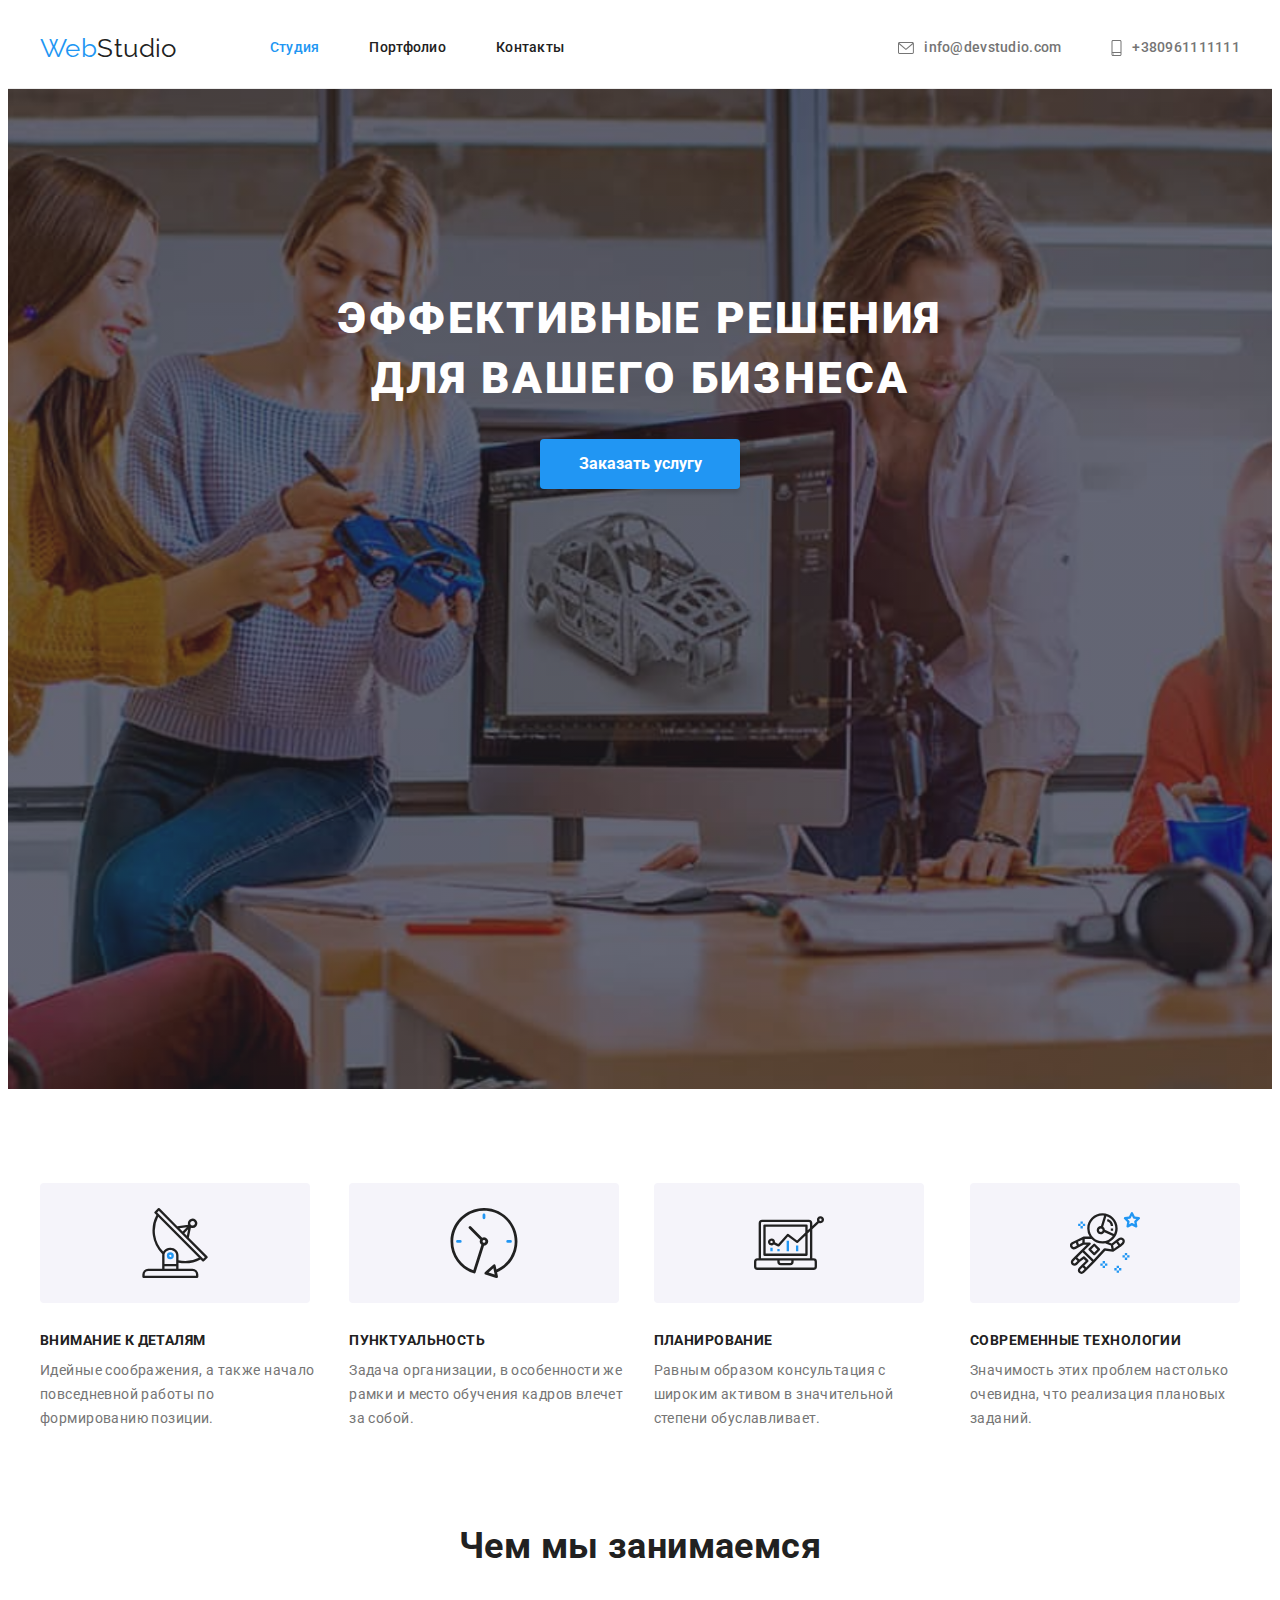
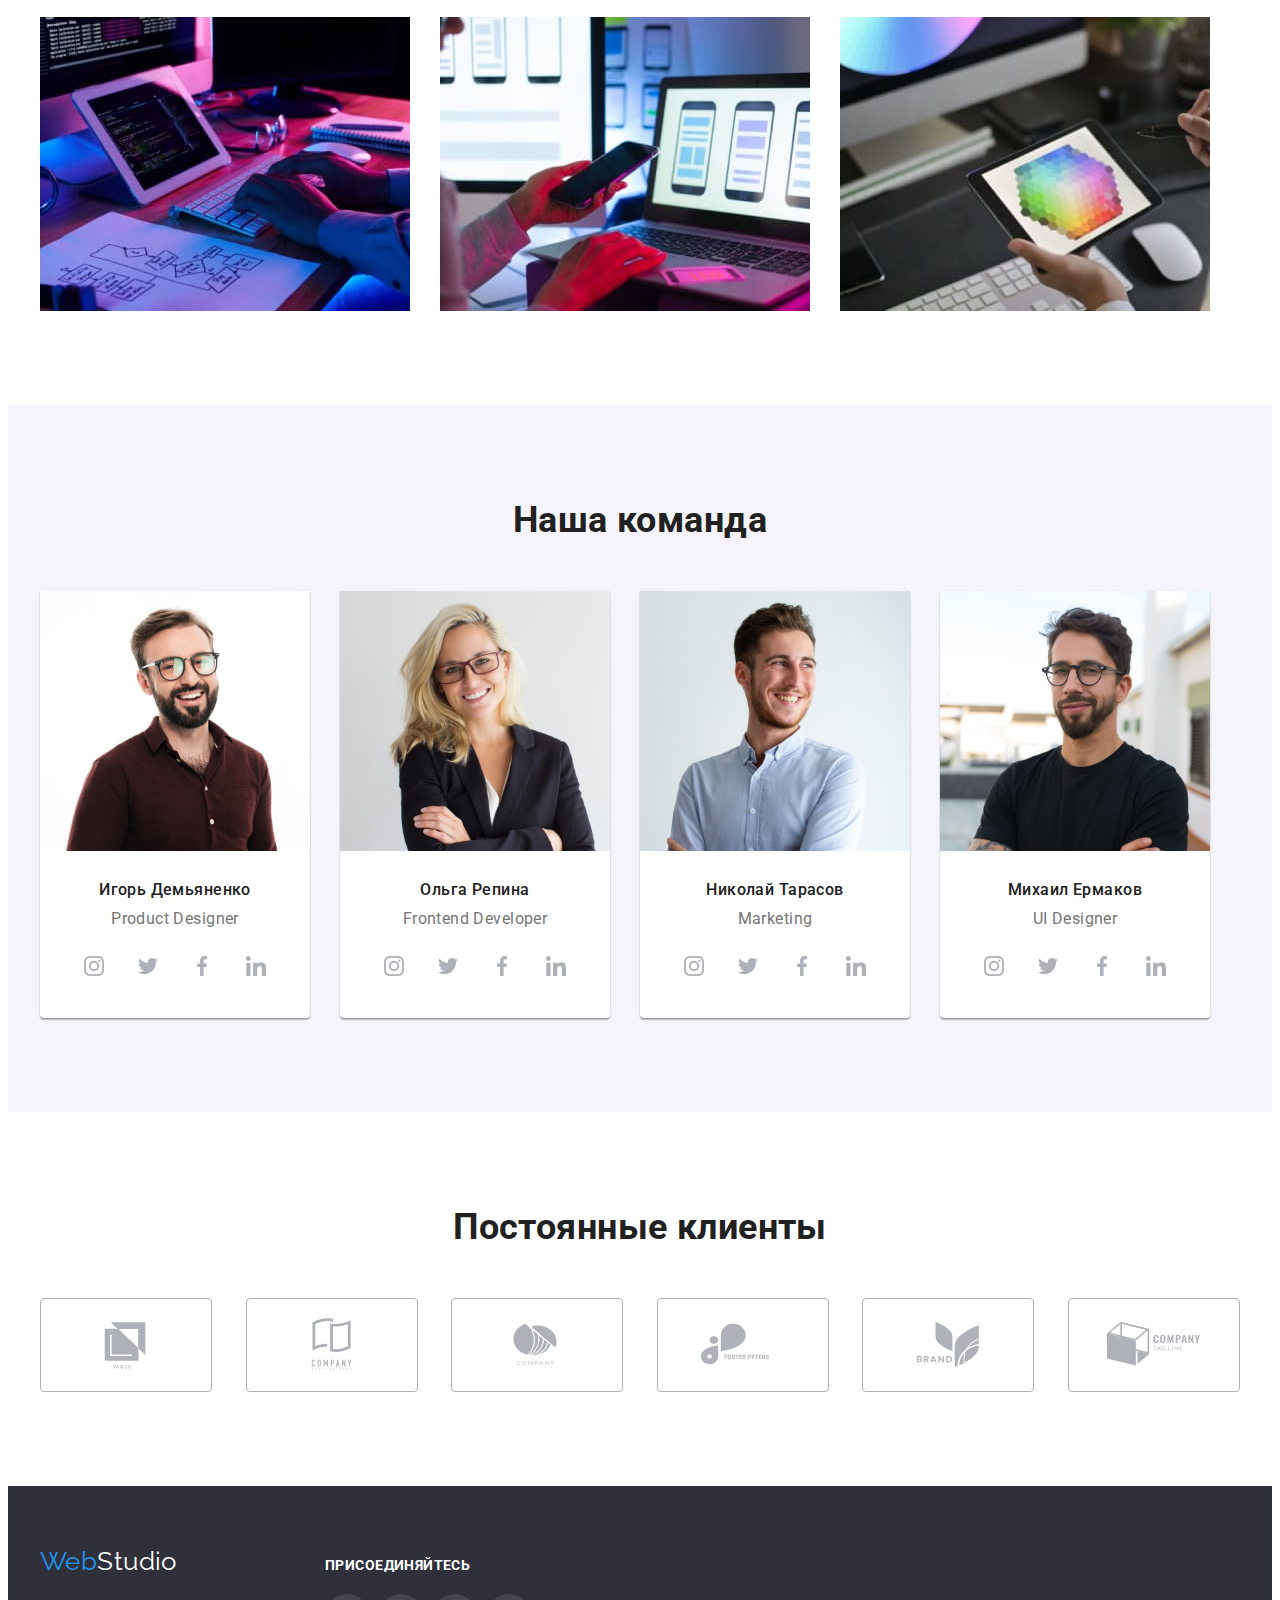
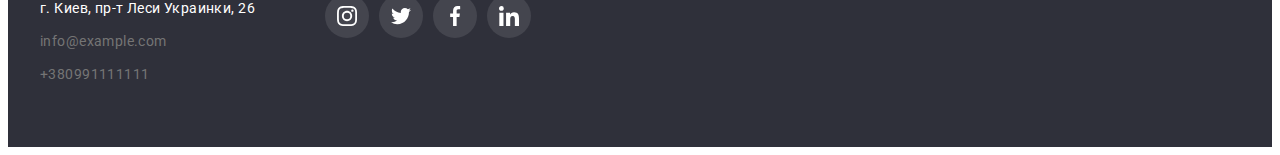
<file: index.html>
<!DOCTYPE html>
<html lang="ru">
<head>
    <meta charset="UTF-8" />
    <meta http-equiv="X-UA-Compatible" content="IE=edge" />
    <meta name="viewport" content="width=device-width, initial-scale=1.0" />
    <title>Studio</title>
    <link href="https://fonts.googleapis.com/css2?family=Raleway:wght@700&family=Roboto:wght@400;500;700;900&display=swap"
        rel="stylesheet" />
    <link rel="stylesheet" href="https://cdnjs.cloudflare.com/ajax/libs/modern-normalize/1.1.0/modern-normalize.min.css"
        integrity="sha512-wpPYUAdjBVSE4KJnH1VR1HeZfpl1ub8YT/NKx4PuQ5NmX2tKuGu6U/JRp5y+Y8XG2tV+wKQpNHVUX03MfMFn9Q=="
        crossorigin="anonymous" referrerpolicy="no-referrer" />
    <link rel="stylesheet" href="./css/styles.css" />
</head>

<body>
    <!-- Шапка сайта -->
    <header class="header">
        <div class="container header-container">
            <nav class="navigation-bar">
                <a href="/" class="logo head">Web<span class="accent-header">Studio</span></a>
        
                <ul class="site-nav list">
                    <li class="site-nav-item"><a class="link current" href="./index.html">Студия</a></li>
                    <li class="site-nav-item"><a class="link" href="./portfolio.html">Портфолио</a></li>
                    <li class="site-nav-item"><a class="link" href="">Контакты</a></li>
                </ul>
            </nav>
        
            <ul class="contacts-list">
                <li class="contacts-item">
                    <a class="contact top email" href="mailto:info@devstudio.com">
                        <svg class="contact-icon" width="16" height="12">
                            <use href="./images/symbol-defs.svg#icon-email"></use>
                        </svg>
                        info@devstudio.com
                </a>
                </li>
                <li class="contacts-item">
                    <a class="contact top telephone" href="tel:+380961111111">
                        <svg class="contact-icon" width="11" height="16"> 
                            <use href="./images/symbol-defs.svg#icon-smartphone"></use>
                        </svg>
                        +380961111111
                    </a>
                </li>
            </ul>
        </div>
    </header>
    <main>
    <!-- Герой -->
    <section class="hero">
        <div class="container">
            <h1 class="hero-title">Эффективные решения <br> для вашего бизнеcа</h1>
            <button class="hero-button" type="button">Заказать услугу</button>
        </div>
    </section>

    <!-- Особенности -->
    <section class="section features">
       <div class="container">
           <h2 class="hidden">Особенности</h2>
            <ul class="features-list">
                <li class="features-item icon-antenna">
                    <div class="features-icon-box">
                        <svg class="features-icon">
                            <use href="./images/symbol-defs.svg#icon-antenna"></use>
                        </svg>
                    </div>
                    <h3 class="features-title">Внимание к деталям</h3>
                    <p class="features-text">Идейные соображения, а также начало повседневной работы по формированию позиции.</p>
                </li>
            
                <li class="features-item icon-clock">
                    <div class="features-icon-box">
                        <svg class="features-icon">
                            <use href="./images/symbol-defs.svg#icon-clock"></use>
                        </svg>
                    </div>
                    <h3 class="features-title">Пунктуальность</h3>
                    <p class="features-text">Задача организации, в особенности же рамки и место обучения кадров влечет за собой.</p>
                </li>
            
                <li class="features-item icon-diagram">
                    <div class="features-icon-box">
                        <svg class="features-icon">
                            <use href="./images/symbol-defs.svg#icon-diagram"></use>
                        </svg>
                    </div>
                    <h3 class="features-title">Планирование</h3>
                    <p class="features-text">Равным образом консультация с широким активом в значительной степени обуславливает.</p>
                </li>

                <li class="features-item icon-astronaut">
                    <div class="features-icon-box">
                        <svg class="features-icon">
                            <use href="./images/symbol-defs.svg#icon-astronaut"></use>
                        </svg>
                    </div>
                    <h3 class="features-title">Современные технологии</h3>
                    <p class="features-text">Значимость этих проблем настолько очевидна, что реализация плановых заданий.</p>
                </li>
            </ul>
        </div>
    </section>
    <!-- Чем мы занимаемся -->
    <section class="section">
        <div class="container">
            <h2 class="section-title">Чем мы занимаемся</h2>
            <ul class="pictures-list">
                <li class="pictures-item"><img src="./images/studio/img1.jpg" alt="Печатает" width="370"></li>
                <li class="pictures-item"><img src="./images/studio/img2.jpg" alt="Работает" width="370"></li>
                <li class="pictures-item"><img src="./images/studio/img3.jpg" alt="Рисует" width="370"></li>
            </ul>
       </div>
    </section>

    <!-- Команда -->
    <section class="section team-section">
        <div class="container">
            <h2 class="section-title">Наша команда</h2>
            <ul class="team-list">
                <li class="team-item">
                    <img src="./images/studio/igor.jpg" alt="Фото Игоря Демьяненко" width="270">
                    <div class="team-card">
                        <h3 class="team-title">Игорь Демьяненко</h3>
                        <p class="team-description">Product Designer</p>
                        <ul class="socials">
                            <li class="socials-item">
                                <a class="social-icon-box" href="https://www.instagram.com">
                                    <svg class="social-icon">
                                        <use href="./images/symbol-defs.svg#icon-instagram"></use>
                                    </svg>
                                </a>
                            </li>
                            <li class="socials-item">
                                <a class="social-icon-box" href="https://twitter.com">
                                    <svg class="social-icon">
                                        <use href="./images/symbol-defs.svg#icon-twitter"></use>
                                    </svg>
                                </a>
                            </li>
                            <li class="socials-item">
                                <a class="social-icon-box" href="https://www.facebook.com">
                                    <svg class="social-icon">
                                        <use href="./images/symbol-defs.svg#icon-facebook"></use>
                                    </svg>
                                </a>
                            </li>
                            <li class="socials-item">
                                <a class="social-icon-box" href="https://www.linkedin.com">
                                    <svg class="social-icon">
                                        <use href="./images/symbol-defs.svg#icon-linkedin"></use>
                                    </svg>
                                </a>
                            </li>
                        </ul>
                    </div>
                </li>
            
                <li class="team-item">
                    <img src="./images/studio/olga.jpg" alt="Фото Ольги Репиной" width="270">
                    <div class="team-card">
                        <h3 class="team-title">Ольга Репина</h3>
                        <p class="team-description">Frontend Developer</p>
                        <ul class="socials">
                            <li class="socials-item">
                                <a class="social-icon-box" href="https://www.instagram.com">
                                    <svg class="social-icon">
                                        <use href="./images/symbol-defs.svg#icon-instagram"></use>
                                    </svg>
                                </a>
                            </li>
                            <li class="socials-item">
                                <a class="social-icon-box" href="https://twitter.com">
                                    <svg class="social-icon">
                                        <use href="./images/symbol-defs.svg#icon-twitter"></use>
                                    </svg>
                                </a>
                            </li>
                            <li class="socials-item">
                                <a class="social-icon-box" href="https://www.facebook.com">
                                    <svg class="social-icon">
                                        <use href="./images/symbol-defs.svg#icon-facebook"></use>
                                    </svg>
                                </a>
                            </li>
                            <li class="socials-item">
                                <a class="social-icon-box" href="https://www.linkedin.com">
                                    <svg class="social-icon">
                                        <use href="./images/symbol-defs.svg#icon-linkedin"></use>
                                    </svg>
                                </a>
                            </li>
                        </ul>
                    </div>
                </li>
            
                <li class="team-item">
                    <img src="./images/studio/nikolai.jpg" alt="Фото Николая Тарасова" width="270">
                    <div class="team-card">
                        <h3 class="team-title">Николай Тарасов</h3>
                        <p class="team-description">Marketing</p>
                        <ul class="socials">
                            <li class="socials-item">
                                <a class="social-icon-box" href="https://www.instagram.com">
                                    <svg class="social-icon">
                                        <use href="./images/symbol-defs.svg#icon-instagram"></use>
                                    </svg>
                                </a>
                            </li>
                            <li class="socials-item">
                                <a class="social-icon-box" href="https://twitter.com">
                                    <svg class="social-icon">
                                        <use href="./images/symbol-defs.svg#icon-twitter"></use>
                                    </svg>
                                </a>
                            </li>
                            <li class="socials-item">
                                <a class="social-icon-box" href="https://www.facebook.com">
                                    <svg class="social-icon">
                                        <use href="./images/symbol-defs.svg#icon-facebook"></use>
                                    </svg>
                                </a>
                            </li>
                            <li class="socials-item">
                                <a class="social-icon-box" href="https://www.linkedin.com">
                                    <svg class="social-icon">
                                        <use href="./images/symbol-defs.svg#icon-linkedin"></use>
                                    </svg>
                                </a>
                            </li>
                        </ul>
                    </div>
                </li>
            
                <li class="team-item">
                    <img src="./images/studio/misha.jpg" alt="" width="270">
                    <div class="team-card">
                        <h3 class="team-title">Михаил Ермаков</h3>
                        <p class="team-description">UI Designer</p>
                        <ul class="socials">
                            <li class="socials-item">
                                <a class="social-icon-box" href="https://www.instagram.com">
                                    <svg class="social-icon">
                                        <use href="./images/symbol-defs.svg#icon-instagram"></use>
                                    </svg>
                                </a>
                            </li>
                            <li class="socials-item">
                                <a class="social-icon-box" href="https://twitter.com">
                                    <svg class="social-icon">
                                        <use href="./images/symbol-defs.svg#icon-twitter"></use>
                                    </svg>
                                </a>
                            </li>
                            <li class="socials-item">
                                <a class="social-icon-box" href="https://www.facebook.com">
                                    <svg class="social-icon">
                                        <use href="./images/symbol-defs.svg#icon-facebook"></use>
                                    </svg>
                                </a>
                            </li>
                            <li class="socials-item">
                                <a class="social-icon-box" href="https://www.linkedin.com">
                                    <svg class="social-icon">
                                        <use href="./images/symbol-defs.svg#icon-linkedin"></use>
                                    </svg>
                                </a>
                            </li>
                        </ul>
                    </div>
                </li>
            </ul>
        </div>
    </section>
    </main>

    <!-- Постоянные клиенты -->
    <section class="section">
        <div class="container">
            <h2 class="section-title">Постоянные клиенты</h2>
            <ul class="clients-list">
                <li>
                    <a class="clients-logo-box" href="">
                        <svg class="clients-logo">
                            <use href="./images/symbol-defs.svg#icon-Logo"></use>
                        </svg>
                    </a>
                </li>
                <li>
                    <a class="clients-logo-box" href="">
                        <svg class="clients-logo">
                            <use href="./images/symbol-defs.svg#icon-Logo-2"></use>
                        </svg>
                    </a>
                </li>
                <li>
                    <a class="clients-logo-box" href="">
                        <svg class="clients-logo">
                            <use href="./images/symbol-defs.svg#icon-Logo-3"></use>
                        </svg>
                    </a>
                </li>
                <li>
                    <a class="clients-logo-box" href="">
                        <svg class="clients-logo">
                            <use href="./images/symbol-defs.svg#icon-Logo-4"></use>
                        </svg>
                    </a>
                </li>
                <li>
                    <a class="clients-logo-box" href="">
                        <svg class="clients-logo">
                            <use href="./images/symbol-defs.svg#icon-Logo-5"></use>
                        </svg>
                    </a>
                </li>
                <li>
                    <a class="clients-logo-box" href="">
                        <svg class="clients-logo">
                            <use href="./images/symbol-defs.svg#icon-Logo-6"></use>
                        </svg>
                    </a>
                </li>
            </ul>
        </div>
    </section>

    <!-- Футер -->
    <footer class="footer">
        <div class="container">
            <div>
                <a class="logo foot" href="/">Web<span class="accent-footer">Studio</span></a>
                <address class="adress foot">
                    <ul>
                        <li class="item address-item"><a href="https://goo.gl/maps/r8mxYfeDEWeFVk8H8" target="_blank" rel="noopener noreferrer">г. Киев, пр-т Леси Украинки, 26</a></li>
                        <li class="item"><a class="contact foot" href="mailto:info@example.com">info@example.com</a></li>
                        <li class="item"><a class="contact" href="tel:+380991111111">+380991111111</a></li>
                    </ul>
                </address>
            </div>
            <div class="join">
                <h2 class="join-title">присоединяйтесь</h2>
                <ul class="socials">
                    <li class="socials-item">
                        <a class="social-icon-box" href="https://www.instagram.com">
                            <svg class="social-icon">
                                <use href="./images/symbol-defs.svg#icon-instagram"></use>
                            </svg>
                        </a>
                    </li>
                    <li class="socials-item">
                        <a class="social-icon-box" href="https://twitter.com">
                            <svg class="social-icon">
                                <use href="./images/symbol-defs.svg#icon-twitter"></use>
                            </svg>
                        </a>
                    </li>
                    <li class="socials-item">
                        <a class="social-icon-box" href="https://www.facebook.com">
                            <svg class="social-icon">
                                <use href="./images/symbol-defs.svg#icon-facebook"></use>
                            </svg>
                        </a>
                    </li>
                    <li class="socials-item">
                        <a class="social-icon-box" href="https://www.linkedin.com">
                            <svg class="social-icon">
                                <use href="./images/symbol-defs.svg#icon-linkedin"></use>
                            </svg>
                        </a>
                    </li>
                </ul>
            </div>
        </div>
    </footer>
</body>
</html>
</file>
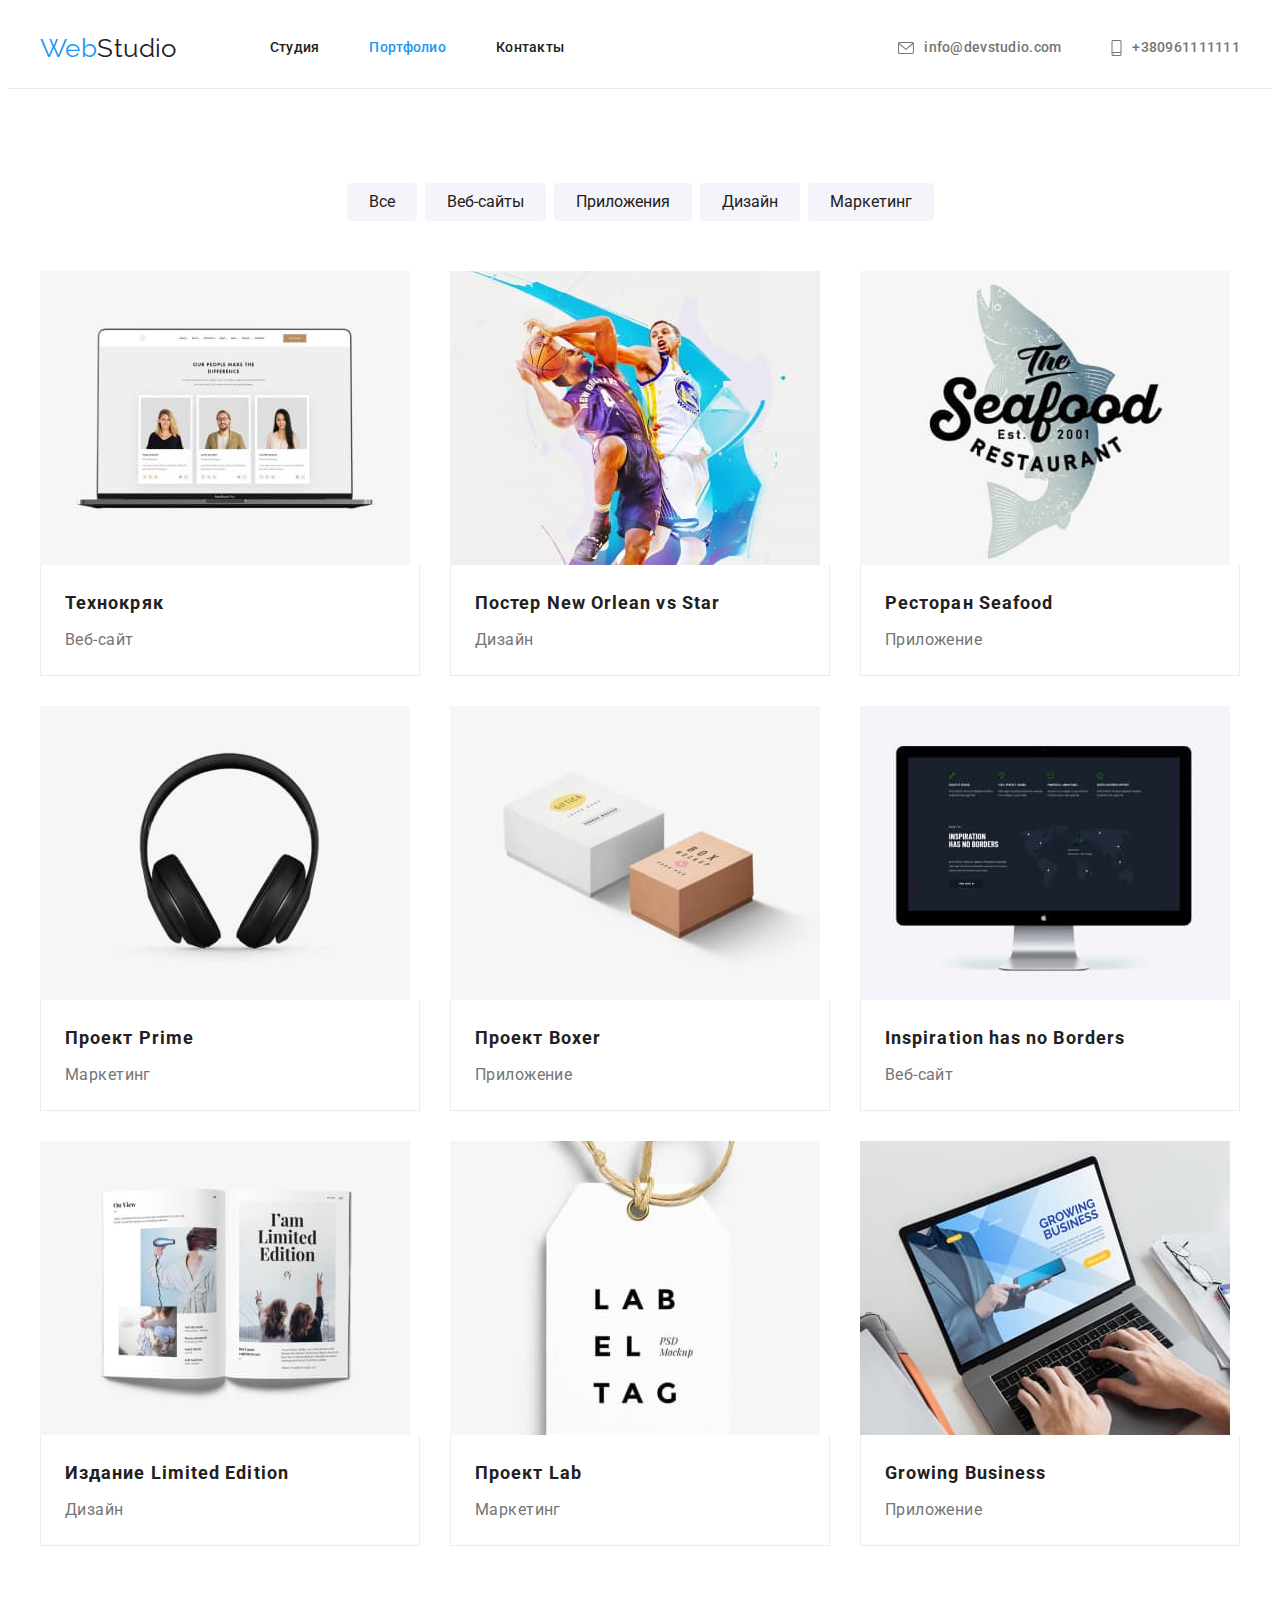
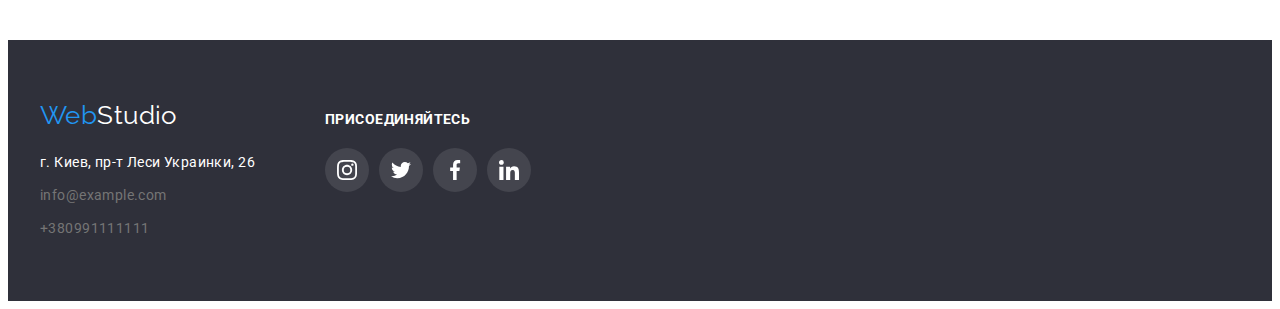
<file: portfolio.html>
<!DOCTYPE html>
<html lang="ru">

<head>
    <meta charset="UTF-8">
    <meta http-equiv="X-UA-Compatible" content="IE=edge" />
    <meta name="viewport" content="width=device-width, initial-scale=1.0" />
    <title>Portfolio</title>
    <link href="https://fonts.googleapis.com/css2?family=Raleway:wght@700&family=Roboto:wght@400;500;700;900&display=swap"
        rel="stylesheet" />
    <link rel="stylesheet" href="https://cdnjs.cloudflare.com/ajax/libs/modern-normalize/1.1.0/modern-normalize.min.css"
        integrity="sha512-wpPYUAdjBVSE4KJnH1VR1HeZfpl1ub8YT/NKx4PuQ5NmX2tKuGu6U/JRp5y+Y8XG2tV+wKQpNHVUX03MfMFn9Q=="
        crossorigin="anonymous" referrerpolicy="no-referrer" />
    <link rel="stylesheet" href="./css/styles.css" />
</head>

<body>
    <!-- Шапка сайта -->
    <header class="header">
        <div class="container header-container">
            <nav class="navigation-bar">
                <a href="/" class="logo head">Web<span class="accent-header">Studio</span></a>
    
                <ul class="site-nav list">
                    <li class="site-nav-item"><a class="link" href="./index.html">Студия</a></li>
                    <li class="site-nav-item"><a class="link current" href="./portfolio.html">Портфолио</a></li>
                    <li class="site-nav-item"><a class="link" href="">Контакты</a></li>
                </ul>
            </nav>
    
            <ul class="contacts-list">
                <li class="contacts-item">
                    <a class="contact top email" href="mailto:info@devstudio.com">
                        <svg class="contact-icon" width="16" height="12">
                            <use href="./images/symbol-defs.svg#icon-email"></use>
                        </svg>
                        info@devstudio.com
                    </a>
                </li>
                <li class="contacts-item">
                    <a class="contact top telephone" href="tel:+380961111111">
                        <svg class="contact-icon" width="11" height="16">
                            <use href="./images/symbol-defs.svg#icon-smartphone"></use>
                        </svg>
                        +380961111111
                    </a>
                </li>
            </ul>
        </div>
    </header>

    <!-- Разработки -->
    <main>
    <section class="section">
        <div class="container">
            <h1 class="hidden">Разработки</h1>
            <ul class="filter-list">
                <li class="item"><button class="filter-button" type="button">Все</button></li>
                <li class="item"><button class="filter-button" type="button">Веб-сайты</button></li>
                <li class="item"><button class="filter-button" type="button">Приложения</button></li>
                <li class="item"><button class="filter-button" type="button">Дизайн</button></li>
                <li class="item"><button class="filter-button" type="button">Маркетинг</button></li>
            </ul>
            
            <ul class="projects">
                <li class="projects-item">
                    <a class="project-item-link" href="">
                        <img src="./images/portfolio/img.jpg" alt="Фото Технокряк" width="370" height="294">
                        <div class="project-descr">
                            <h2 class="project-title">Технокряк</h2>
                            <p>Веб-сайт</p>
                        </div>
                    </a>
                </li>
            
                <li class="projects-item">
                     <a class="project-item-link" href="">
                        <img src="./images/portfolio/img-2.jpg" alt="Фото Постер New Orlean vs Star" width="370" height="294">
                        <div class="project-descr">
                            <h2 class="project-title">Постер New Orlean vs Star</h2>
                            <p>Дизайн</p>
                        </div>
                     </a>
                </li>
            
                <li class="projects-item">
                    <a class="project-item-link" href="">
                        <img src="./images/portfolio/img-3.jpg" alt="Фото Ресторан Seafood" width="370" height="294">
                        <div class="project-descr">
                            <h2 class="project-title">Ресторан Seafood</h2>
                            <p>Приложение</p>
                        </div>
                    </a>
            
                </li>
            
                <li class="projects-item">
                    <a class="project-item-link" href="">
                        <img src="./images/portfolio/img-4.jpg" alt="Фото Проект Prime" width="370" height="294">
                        <div class="project-descr">
                            <h2 class="project-title">Проект Prime</h2>
                            <p>Маркетинг</p>
                        </div> 
                     </a>
                </li>
            
                <li class="projects-item">
                    <a class="project-item-link" href="">
                        <img src="./images/portfolio/img-5.jpg" alt="Фото Проект Boxer" width="370" height="294">
                        <div class="project-descr">
                            <h2 class="project-title">Проект Boxer</h2>
                            <p>Приложение</p>
                        </div>
                    </a>
     
                </li>
            
                <li class="projects-item">
                   <a class="project-item-link" href="">
                        <img src="./images/portfolio/img-6.jpg" alt="Фото Inspiration has no Borders" width="370" height="294">
                        <div class="project-descr">
                            <h2 class="project-title">Inspiration has no Borders</h2>
                            <p>Веб-сайт</p>
                        </div>
                    </a>
                </li>
            
                <li class="projects-item">
                    <a class="project-item-link" href="">
                        <img src="./images/portfolio/img-7.jpg" alt="Фото Издание Limited Edition" width="370" height="294">
                        <div class="project-descr">
                            <h2 class="project-title">Издание Limited Edition</h2>
                            <p>Дизайн</p>
                        </div>
                    </a>
                     
                </li>
            
                <li class="projects-item">
                    <a class="project-item-link" href="">
                        <img src="./images/portfolio/img-8.jpg" alt="Проект Lab" width="370" height="294">
                        <div class="project-descr">
                            <h2 class="project-title">Проект Lab</h2>
                            <p>Маркетинг</p>
                        </div>
                    </a>
                </li>
            
                <li class="projects-item">
                    <a class="project-item-link" href="">
                        <img src="./images/portfolio/img-9.jpg" alt="Фото Growing Business" width="370" height="294">
                        <div class="project-descr">
                            <h2 class="project-title">Growing Business</h2>
                            <p>Приложение</p>
                        </div>
                    </a>
                </li>
            </ul>
        </div>
    </section>
    </main>
    <!-- Футер -->
    <footer class="footer">
        <div class="container">
            <div>
                <a class="logo foot" href="/">Web<span class="accent-footer">Studio</span></a>
                <address class="adress foot">
                    <ul>
                        <li class="item address-item"><a href="https://goo.gl/maps/r8mxYfeDEWeFVk8H8" target="_blank" rel="noopener noreferrer">г. Киев, пр-т Леси Украинки, 26</a></li>
                        <li class="item"><a class="contact foot" href="mailto:info@example.com">info@example.com</a></li>
                        <li class="item"><a class="contact" href="tel:+380991111111">+380991111111</a></li>
                    </ul>
                </address>
            </div>
            <div class="join">
                <h2 class="join-title">присоединяйтесь</h2>
                <ul class="socials">
                    <li class="socials-item">
                        <a class="social-icon-box" href="https://www.instagram.com">
                            <svg class="social-icon">
                                <use href="./images/symbol-defs.svg#icon-instagram"></use>
                            </svg>
                        </a>
                    </li>
                    <li class="socials-item">
                        <a class="social-icon-box" href="https://twitter.com">
                            <svg class="social-icon">
                                <use href="./images/symbol-defs.svg#icon-twitter"></use>
                            </svg>
                        </a>
                    </li>
                    <li class="socials-item">
                        <a class="social-icon-box" href="https://www.facebook.com">
                            <svg class="social-icon">
                                <use href="./images/symbol-defs.svg#icon-facebook"></use>
                            </svg>
                        </a>
                    </li>
                    <li class="socials-item">
                        <a class="social-icon-box" href="https://www.linkedin.com">
                            <svg class="social-icon">
                                <use href="./images/symbol-defs.svg#icon-linkedin"></use>
                            </svg>
                        </a>
                    </li>
                </ul>
            </div>
        </div>
    </footer>
</body>
</html>
</file>
<file: css/styles.css>
:root {
  --primary-text-color: #757575;
  --titles-text-color: #212121;
  --accent-text-color: #2196f3;
}

body {
  background-color: #ffffff;
  color: var(--primary-text-color);
  font-family: Roboto, sans-serif;
  letter-spacing: 0.03em;
  font-size: 14px;
  line-height: 1.71;
}
ul {
  margin: 0;
  padding: 0;

  list-style: none;
}
a {
  text-decoration: none;
  color: inherit;
}
img {
  display: block;
  max-width: 100%;
  height: auto;
}
h1,
h2,
h3,
h4,
h5,
h6,
p {
  margin: 0;
}
.hidden {
  position: absolute;
  width: 1px;
  height: 1px;
  margin: -1px;
  border: 0;
  padding: 0;

  white-space: nowrap;
  clip-path: inset(100%);
  clip: rect(0 0 0 0);
  overflow: hidden;
}
/* logo */
.header {
  background-color: #ffffff;
  border-bottom: 1px solid #ececec;
}
.container {
  margin: 0 auto;
  width: 1200px;
  padding-left: 15px;
  padding-right: 15px;
}
.header-container {
  display: flex;
  align-items: center;
}
.logo {
  color: var(--accent-text-color);
  font-family: Raleway, cursive;
  font-size: 26px;
  line-height: 1.19;
}
.logo .accent-header {
  color: var(--titles-text-color);
}
.logo.head {
  margin-right: 93px;
}
/* site nav */
.navigation-bar {
  display: flex;
  align-items: center;
}
.site-nav {
  display: flex;
}
.site-nav-item:not(:last-child) {
  margin-right: 50px;
}

.site-nav .link {
  display: block;
  padding-top: 32px;
  padding-bottom: 32px;

  color: var(--titles-text-color);
  font-weight: 500;
  line-height: 1.14;
  letter-spacing: 0.02em;
}
.site-nav .link:hover,
.site-nav .link:focus,
.contact:hover,
.contact:focus {
  color: var(--accent-text-color);
}
.site-nav .link.current {
  color: var(--accent-text-color);
}
/* Contacts */
.contacts-list {
  display: flex;
  margin-left: auto;
}

.contacts-item:not(:last-child) {
  margin-right: 50px;
}
.contact {
  color: var(--primary-text-color);
  font-style: normal;
}
.contact.top {
  display: flex;
  align-items: center;

  font-weight: 500;
  line-height: 1.14;
  letter-spacing: 0.02em;
}
.contact-icon {
  fill: currentColor;
  margin-right: 10px;
}

/* STUDIO */
/* Hero */
.hero {
  padding-top: 200px;
  padding-bottom: 200px;
  text-align: center;
  margin-left: auto;
  margin-right: auto;

  max-width: 1600px;
  height: 600px;
  background-color: #2f303a;
  background-image: linear-gradient(
      rgba(47, 48, 58, 0.4),
      rgba(47, 48, 58, 0.4)
    ),
    url(../images/studio/bckg-img.jpg);
  background-position: center;
  background-size: cover;
}
.hero-title {
  margin-top: 0;
  margin-bottom: 30px;

  color: #ffffff;
  font-weight: 900;
  font-size: 44px;
  line-height: 1.36;
  letter-spacing: 0.06em;
  text-transform: uppercase;
}
.hero-button {
  display: inline-block;
  width: 200px;
  border-radius: 4px;
  padding: 10px 32px;
  text-align: center;
  border: none;
  box-shadow: 0px 4px 4px rgba(0, 0, 0, 0.15);

  background-color: var(--accent-text-color);
  color: #ffffff;
  font-family: inherit;
  font-weight: 700;
  font-size: 16px;
  line-height: 1.88;
  text-decoration: none;
  cursor: pointer;
}

/* Section */
.section {
  padding-top: 94px;
  padding-bottom: 94px;
}
.team-section {
  background-color: #f5f4fa;
}
.section.no-padding {
  padding-top: 0;
}
.section-title {
  margin-top: 0;
  margin-bottom: 50px;

  color: var(--titles-text-color);
  font-size: 36px;
  line-height: 1.17;
  text-align: center;
}
/* Особенности */
.section.features {
  padding-bottom: 0;

  background-color: #ffffff;
}
.features-list {
  display: flex;
}

.features-icon-box {
  display: inline-flex;
  justify-content: center;
  align-items: center;
  width: 270px;
  height: 120px;
  border-radius: 4px;
  background-color: #f5f4fa;
  margin-bottom: 30px;
}
.features-icon {
  width: 70px;
  height: 70px;
}
.features-item:not(:last-child) {
  margin-right: 30px;
}
.features-title {
  margin-top: 0;
  margin-bottom: 10px;

  color: var(--titles-text-color);
  font-size: 14px;
  line-height: 1.14;
  text-transform: uppercase;
}
.features-text {
  margin-top: 0;
  margin-bottom: 0;
}
/* Чем занимаемся */
.section.we-do {
  padding-top: 0;
}
.pictures-list {
  display: flex;
}
.pictures-item {
  width: calc((100%-60px) / 3);
}
.pictures-item:not(:last-child) {
  margin-right: 30px;
}

/* Team */
.team-list {
  display: flex;
}
.team-item {
  width: calc((100%-90px) / 4);

  background-color: #ffffff;
  box-shadow: 0px 1px 3px rgba(0, 0, 0, 0.12), 0px 1px 1px rgba(0, 0, 0, 0.14),
    0px 2px 1px rgba(0, 0, 0, 0.2);
  border-radius: 0px 0px 4px 4px;
}
.team-item:not(:last-child) {
  margin-right: 30px;
}
.team-card {
  padding-top: 30px;
  padding-bottom: 30px;
}
.team-title {
  margin-bottom: 10px;

  color: var(--titles-text-color);
  font-weight: 500;
  font-size: 16px;
  line-height: 1.17;
  text-align: center;
}
.team-description {
  margin-bottom: 16px;

  font-size: 16px;
  line-height: 1.17;
  text-align: center;
}
.socials {
  display: flex;
  justify-content: center;
  align-items: center;
  margin: 0px;
  justify-content: center;
}
.socials-item:not(:last-child) {
  margin-right: 10px;
}
.social-icon-box {
  width: 44px;
  height: 44px;
  border-radius: 50%;
  display: inline-flex;
  justify-content: center;
  align-items: center;
  color: #afb1b8;
}
.social-icon {
  height: 20px;
  width: 20px;
  fill: currentColor;
}
.social-icon-box:hover,
.social-icon-box:focus {
  color: #ffffff;
  background-color: var(--accent-text-color);
}
/* Clients */
.clients-list {
  display: flex;
  justify-content: space-between;
}
.clients-logo-box {
  width: 170px;
  height: 92px;
  display: inline-flex;
  justify-content: center;
  align-items: center;
  border: 1px solid #afb1b8;
  border-radius: 4px;
  color: #afb1b8;
}
.clients-logo {
  height: 60px;
  width: 106px;
  fill: currentColor;
}
.clients-logo-box:hover,
.clients-logo-box:focus {
  border: 1px solid var(--accent-text-color);
  color: var(--accent-text-color);
}
/* Footer */
.footer {
  padding-top: 60px;
  padding-bottom: 60px;

  background-color: #2f303a;
}
.footer .container {
  display: flex;
  align-items: baseline;
}
.logo .accent-footer {
  color: #ffffff;
}
.logo.foot {
  display: inline-block;
  margin-bottom: 20px;
}
.address-item {
  font-style: normal;
  color: #ffffff;
}
.footer .item:not(:last-child) {
  margin-bottom: 9px;
}
.join {
  margin-left: 70px;
}
.join-title {
  margin-bottom: 20px;

  font-size: 14px;
  line-height: 1.14;
  letter-spacing: 0.03em;
  text-transform: uppercase;
  color: #ffffff;
}
.footer .social-icon-box {
  background-color: rgba(255, 255, 255, 0.1);
}
.footer .social-icon {
  fill: #ffffff;
}
.footer .social-icon-box:hover {
  background-color: var(--accent-text-color);
}
/* PORTFOLIO */
/* Buttons */
.filter-list {
  display: flex;
  justify-content: center;
  margin-bottom: 50px;
}
.filter-button {
  border: none;
  border-radius: 4px;
  padding: 6px 22px;
  text-align: center;

  background-color: #f5f4fa;
  color: var(--titles-text-color);
  font-size: 16px;
  line-height: 1.63;
  font-family: inherit;
  text-decoration: none;
  cursor: pointer;
}
.filter-list .item:not(:last-child) {
  margin-right: 8px;
}
.filter-button:hover,
.filter-button:focus {
  box-shadow: 0px 3px 1px rgba(0, 0, 0, 0.1), 0px 1px 2px rgba(0, 0, 0, 0.08),
    0px 2px 2px rgba(0, 0, 0, 0.12);
  background-color: var(--accent-text-color);
  color: #ffffff;
}
/* Projects */
.projects {
  display: flex;
  flex-wrap: wrap;
  /* justify-content: space-between; */
}
.projects-item {
  width: calc((100% - 60px) / 3);
  margin-right: 30px;
  margin-bottom: 30px;
}
.projects-item:hover,
.projects-item:focus {
  box-shadow: 0px 4px 4px rgba(0, 0, 0, 0.25);
}
.projects-item:nth-last-child(-n + 3) {
  margin-bottom: 0;
}
.projects-item:nth-child(3n) {
  margin-right: 0;
}
.project-descr {
  padding: 20px 24px;
  border-bottom: 1px solid #ececec;
  border-left: 1px solid #ececec;
  border-right: 1px solid #ececec;
}
.project-title {
  margin-top: 0;
  margin-bottom: 4px;

  color: var(--titles-text-color);
  font-weight: 700;
  font-size: 18px;
  line-height: 2;
  letter-spacing: 0.06em;
}
.projects p {
  margin: 0;
  font-size: 16px;
  line-height: 1.88;
}
</file>
